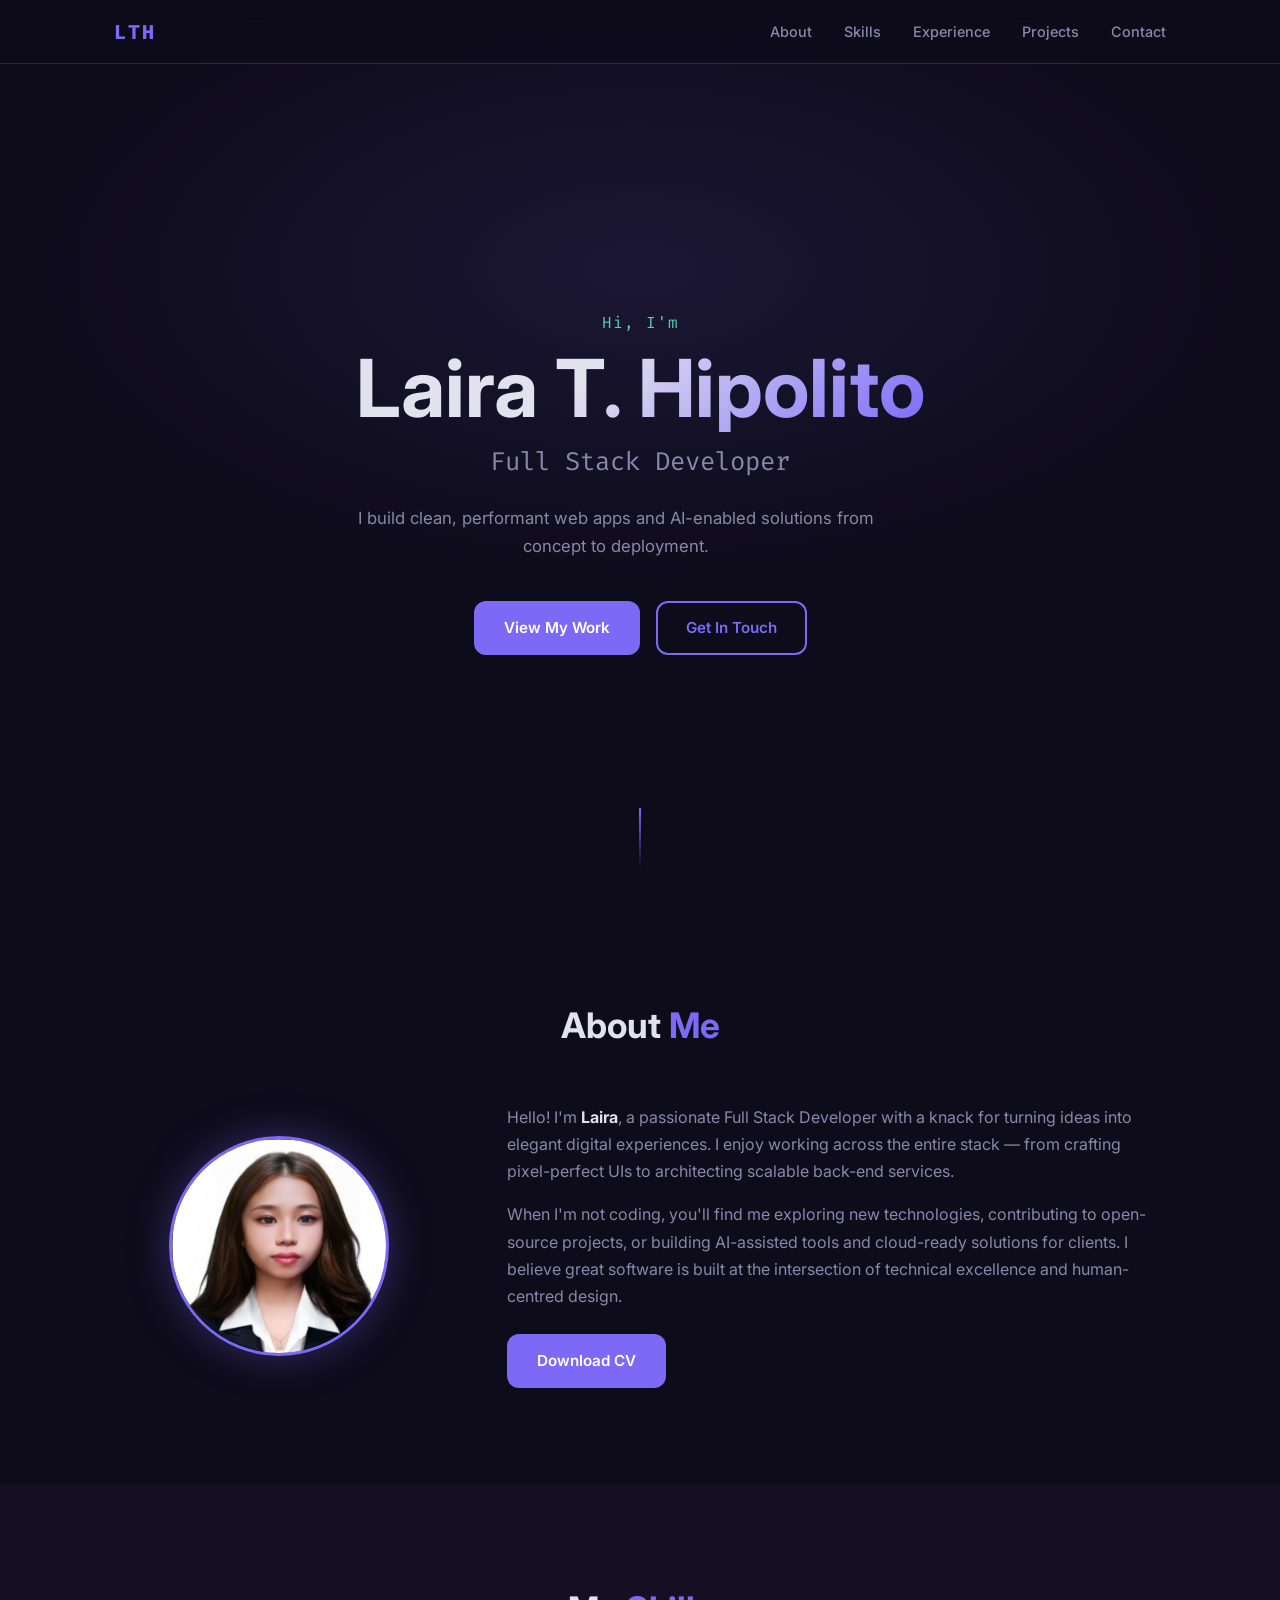
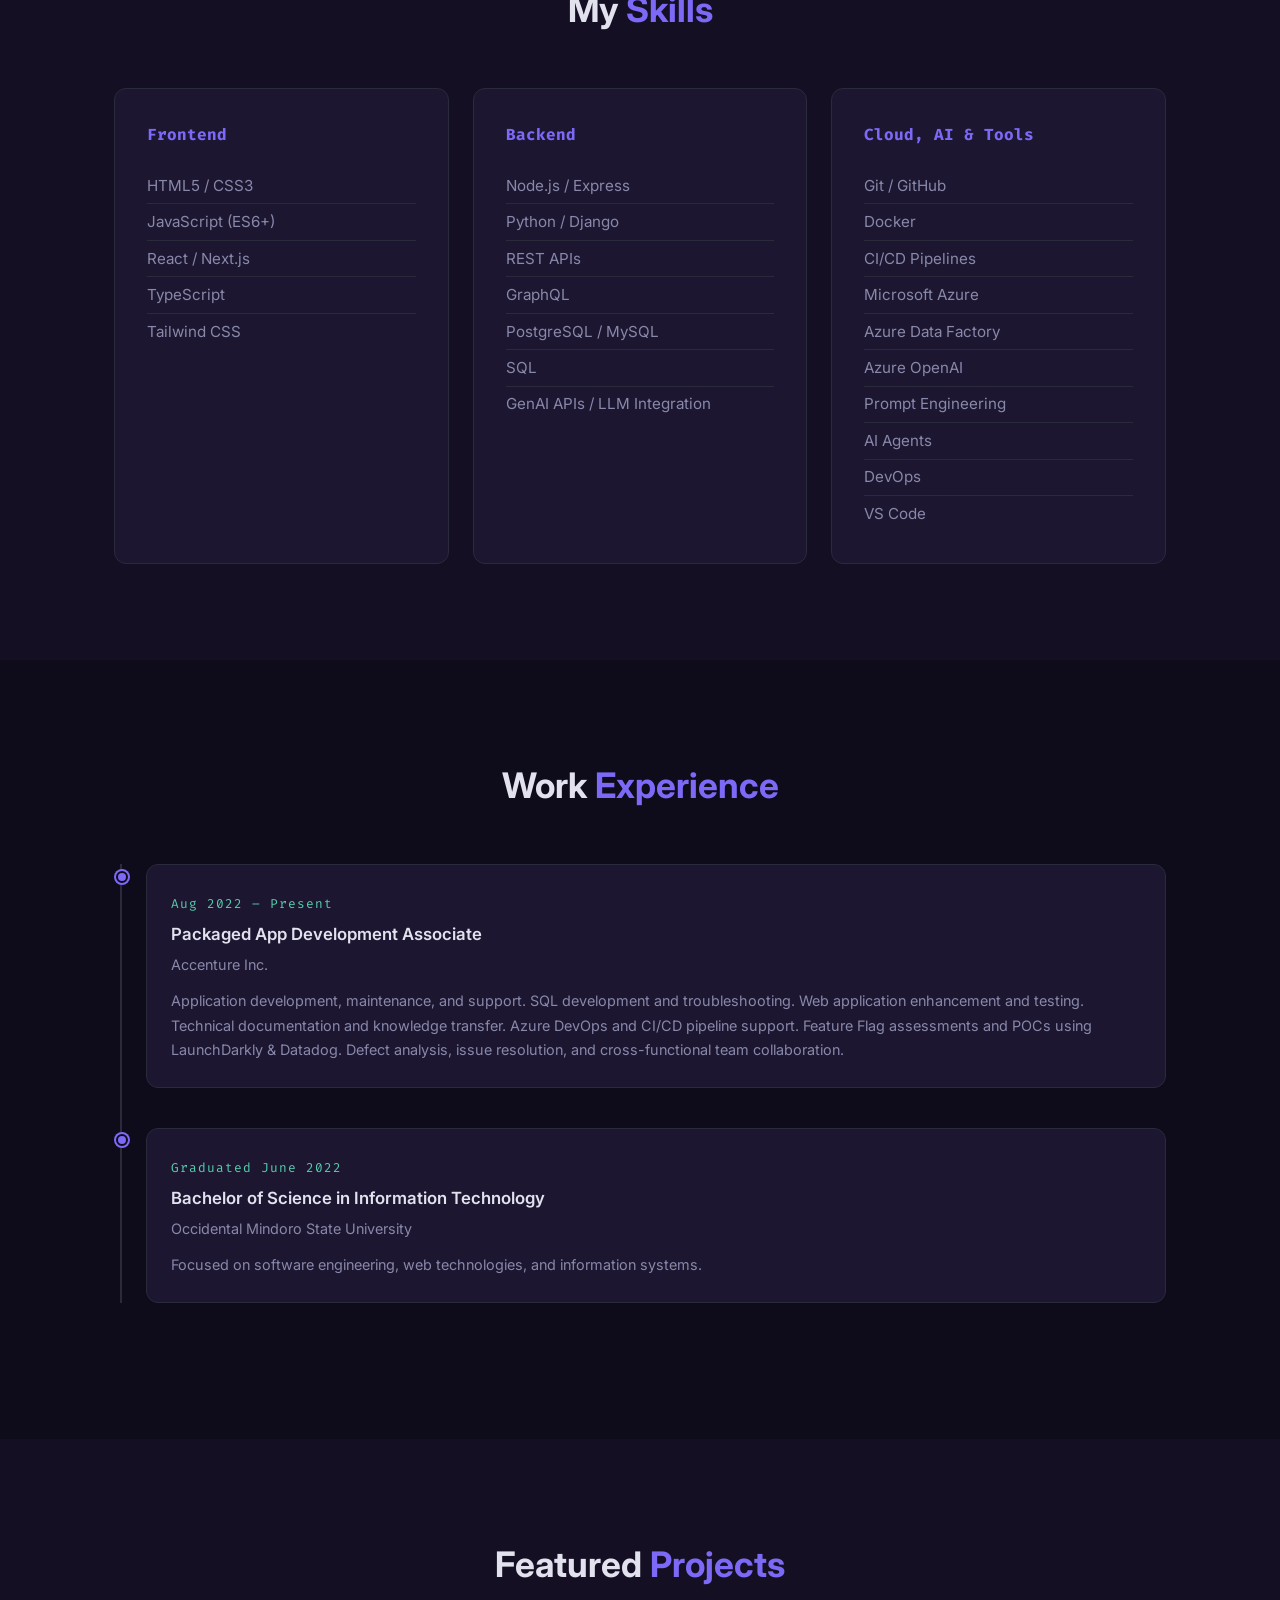
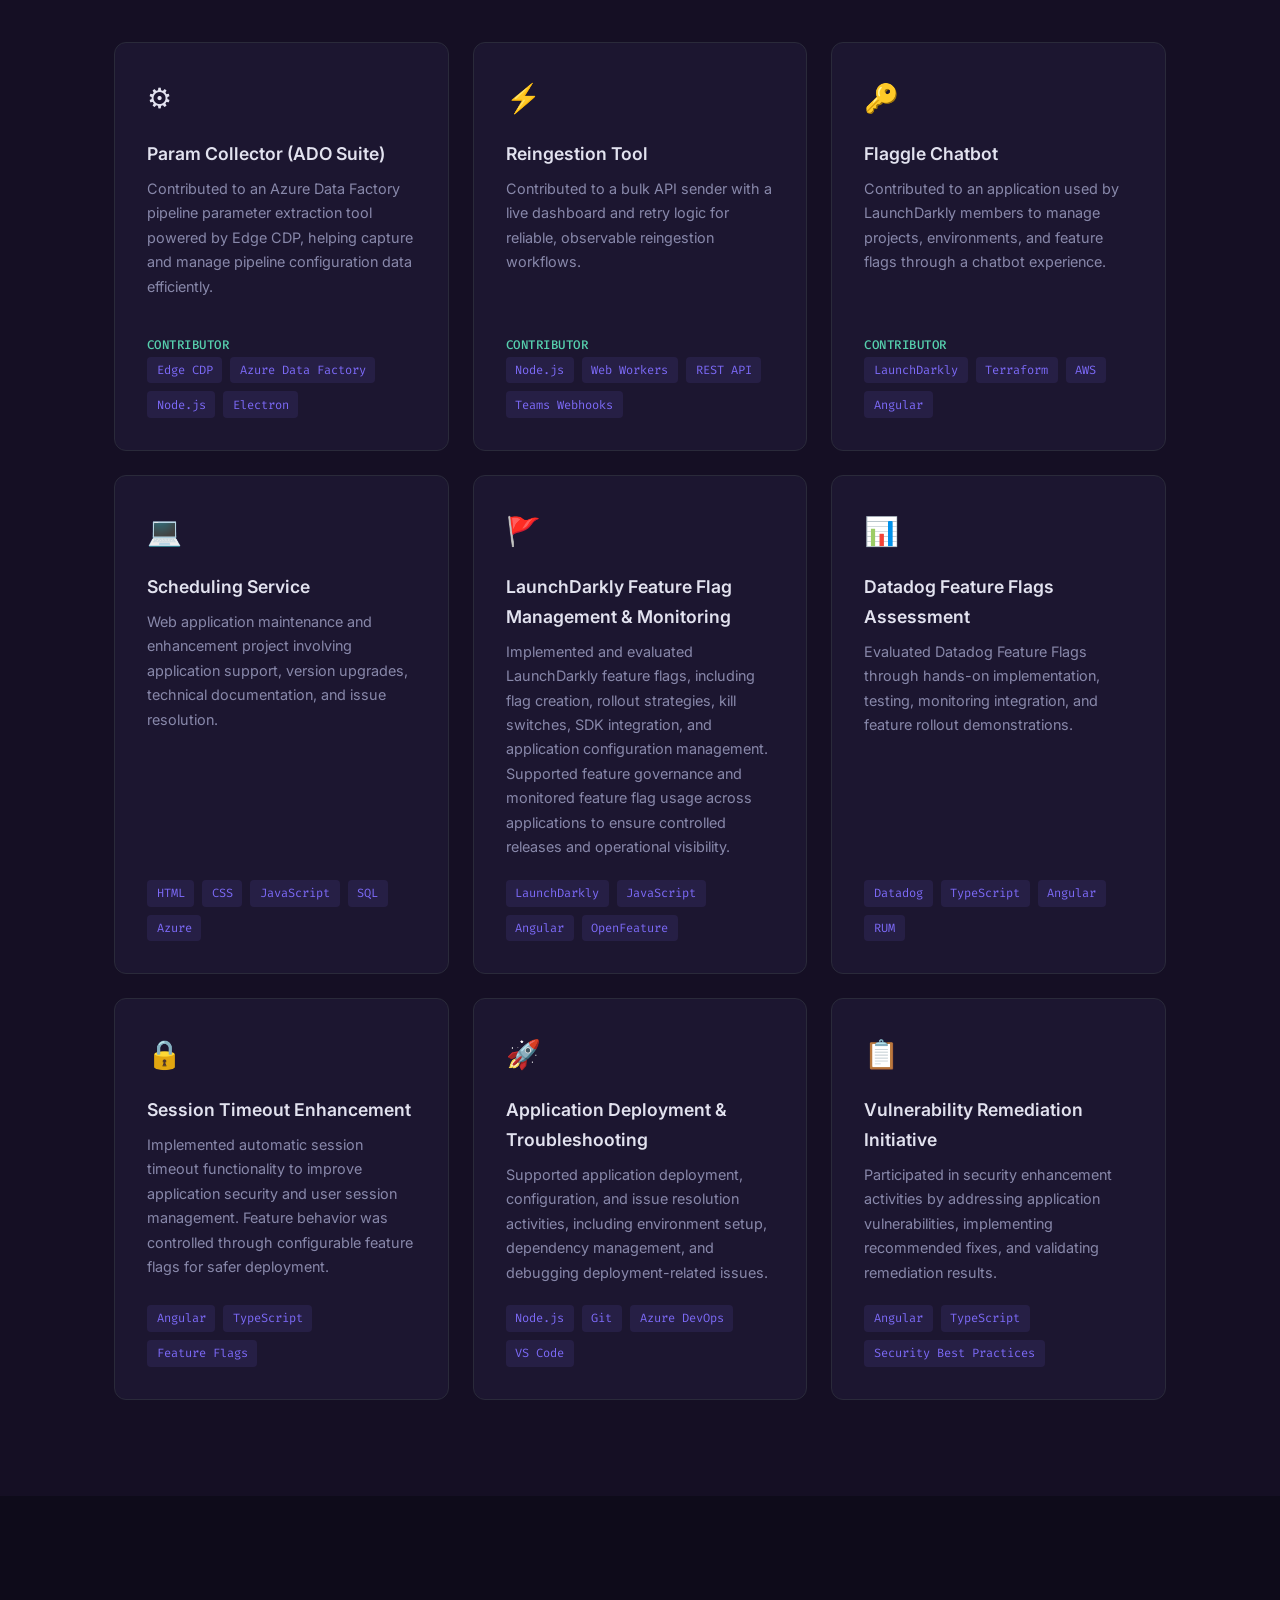
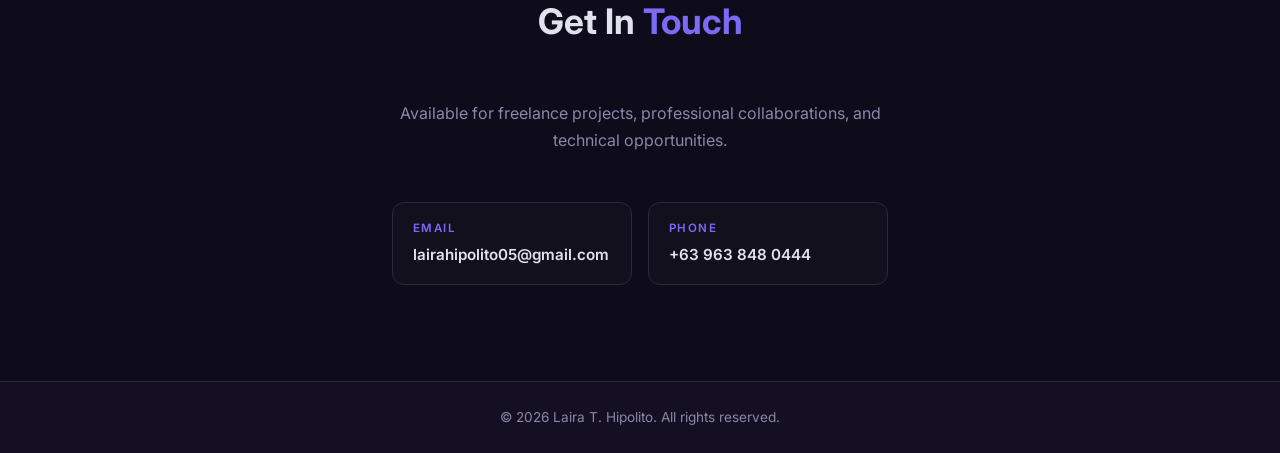
<file: index.html>
<!DOCTYPE html>

<html lang="en">

<head>

  <meta charset="UTF-8" />

  <meta name="viewport" content="width=device-width, initial-scale=1.0" />

  <meta name="description" content="Portfolio of Laira T. Hipolito – Full Stack Developer" />

  <title>Laira T. Hipolito | Full Stack Developer</title>

  <link rel="stylesheet" href="css/style.css" />

  <link rel="preconnect" href="https://fonts.googleapis.com" />

  <link rel="preconnect" href="https://fonts.gstatic.com" crossorigin />

  <link href="https://fonts.googleapis.com/css2?family=Inter:wght@300;400;500;600;700&family=Fira+Code:wght@400;500&display=swap" rel="stylesheet" />

</head>

<body>

 

  <!-- ── Navigation ── -->

  <nav class="nav" id="navbar">

    <div class="nav__container">

      <a class="nav__logo" href="#hero">LTH</a>

      <button class="nav__toggle" id="navToggle" aria-label="Toggle menu">

        <span></span><span></span><span></span>

      </button>

      <ul class="nav__links" id="navLinks">

        <li><a href="#about">About</a></li>

        <li><a href="#skills">Skills</a></li>

        <li><a href="#experience">Experience</a></li>

        <li><a href="#projects">Projects</a></li>

        <li><a href="#contact">Contact</a></li>

      </ul>

    </div>

  </nav>

 

  <!-- ── Hero ── -->

  <section class="hero" id="hero">

    <div class="hero__content">

      <p class="hero__greeting">Hi, I'm</p>

      <h1 class="hero__name">Laira T. Hipolito</h1>

      <h2 class="hero__title">Full Stack Developer</h2>

      <p class="hero__tagline">I build clean, performant web apps and AI-enabled solutions from concept to deployment.</p>

      <div class="hero__cta">

        <a href="#projects" class="btn btn--primary">View My Work</a>

        <a href="#contact" class="btn btn--outline">Get In Touch</a>

      </div>

    </div>

    <div class="hero__scroll" aria-hidden="true">

      <div class="hero__scroll-line"></div>

    </div>

  </section>

 

  <!-- ── About ── -->

  <section class="section" id="about">

    <div class="container">

      <h2 class="section__title">About <span>Me</span></h2>

      <div class="about__grid">

        <div class="about__image-wrap">

          <img src="images/profile.png" alt="Laira T. Hipolito" class="about__photo" />

        </div>

        <div class="about__text">

          <p>

            Hello! I'm <strong>Laira</strong>, a passionate Full Stack Developer with a knack for

            turning ideas into elegant digital experiences. I enjoy working across the entire

            stack — from crafting pixel-perfect UIs to architecting scalable back-end services.

          </p>

          <p>

            When I'm not coding, you'll find me exploring new technologies, contributing to

            open-source projects, or building AI-assisted tools and cloud-ready solutions for clients.

            I believe great software is built at the intersection of technical excellence and

            human-centred design.

          </p>

          <a href="cv.html" target="_blank" rel="noopener" class="btn btn--primary">Download CV</a>

        </div>

      </div>

    </div>

  </section>

 

  <!-- ── Skills ── -->

  <section class="section section--alt" id="skills">

    <div class="container">

      <h2 class="section__title">My <span>Skills</span></h2>

      <div class="skills__grid">

 

        <div class="skill-card">

          <h3 class="skill-card__category">Frontend</h3>

          <ul class="skill-card__list">

            <li>HTML5 / CSS3</li>

            <li>JavaScript (ES6+)</li>

            <li>React / Next.js</li>

            <li>TypeScript</li>

            <li>Tailwind CSS</li>

          </ul>

        </div>

 

        <div class="skill-card">

          <h3 class="skill-card__category">Backend</h3>

          <ul class="skill-card__list">

            <li>Node.js / Express</li>

            <li>Python / Django</li>

            <li>REST APIs</li>

            <li>GraphQL</li>

            <li>PostgreSQL / MySQL</li>

            <li>SQL</li>

            <li>GenAI APIs / LLM Integration</li>

          </ul>

        </div>

 

        <div class="skill-card">

          <h3 class="skill-card__category">Cloud, AI &amp; Tools</h3>

          <ul class="skill-card__list">

            <li>Git / GitHub</li>

            <li>Docker</li>

            <li>CI/CD Pipelines</li>

            <li>Microsoft Azure</li>

            <li>Azure Data Factory</li>

            <li>Azure OpenAI</li>

            <li>Prompt Engineering</li>

            <li>AI Agents</li>

            <li>DevOps</li>

            <li>VS Code</li>

          </ul>

        </div>

 

      </div>

    </div>

  </section>

 

  <!-- ── Experience ── -->

  <section class="section" id="experience">

    <div class="container">

      <h2 class="section__title">Work <span>Experience</span></h2>

      <div class="timeline">

 

        <div class="timeline__item">

          <div class="timeline__dot"></div>

          <div class="timeline__card">

            <span class="timeline__date">Aug 2022 – Present</span>

            <h3 class="timeline__role">Packaged App Development Associate</h3>

            <p class="timeline__company">Accenture Inc.</p>

            <p class="timeline__desc">

              Application development, maintenance, and support. SQL development and troubleshooting.

              Web application enhancement and testing. Technical documentation and knowledge transfer.

              Azure DevOps and CI/CD pipeline support. Feature Flag assessments and POCs using

              LaunchDarkly &amp; Datadog. Defect analysis, issue resolution, and cross-functional

              team collaboration.

            </p>

          </div>

        </div>

 

        <div class="timeline__item">

          <div class="timeline__dot"></div>

          <div class="timeline__card">

            <span class="timeline__date">Graduated June 2022</span>

            <h3 class="timeline__role">Bachelor of Science in Information Technology</h3>

            <p class="timeline__company">Occidental Mindoro State University</p>

            <p class="timeline__desc">

              Focused on software engineering, web technologies, and information systems.

            </p>

          </div>

        </div>

 

      </div>

    </div>

  </section>

 

  <!-- ── Projects ── -->

  <section class="section section--alt" id="projects">

    <div class="container">

      <h2 class="section__title">Featured <span>Projects</span></h2>

      <div class="projects__grid">

        <article class="project-card">

          <div class="project-card__header">

            <span class="project-card__icon">&#9881;</span>

          </div>

          <h3 class="project-card__title">Param Collector (ADO Suite)</h3>

          <p class="project-card__desc">

            Contributed to an Azure Data Factory pipeline parameter extraction tool powered by

            Edge CDP, helping capture and manage pipeline configuration data efficiently.

          </p>

          <p class="project-card__role">Contributor</p>

          <ul class="project-card__tags">

            <li>Edge CDP</li><li>Azure Data Factory</li><li>Node.js</li><li>Electron</li>

          </ul>

        </article>

        <article class="project-card">

          <div class="project-card__header">

            <span class="project-card__icon">&#9889;</span>

          </div>

          <h3 class="project-card__title">Reingestion Tool</h3>

          <p class="project-card__desc">

            Contributed to a bulk API sender with a live dashboard and retry logic for reliable,

            observable reingestion workflows.

          </p>

          <p class="project-card__role">Contributor</p>

          <ul class="project-card__tags">

            <li>Node.js</li><li>Web Workers</li><li>REST API</li><li>Teams Webhooks</li>

          </ul>

        </article>

        <article class="project-card">

          <div class="project-card__header">

            <span class="project-card__icon">&#128273;</span>

          </div>

          <h3 class="project-card__title">Flaggle Chatbot</h3>

          <p class="project-card__desc">

            Contributed to an application used by LaunchDarkly members to manage projects,

            environments, and feature flags through a chatbot experience.

          </p>

          <p class="project-card__role">Contributor</p>

          <ul class="project-card__tags">

            <li>LaunchDarkly</li><li>Terraform</li><li>AWS</li><li>Angular</li>

          </ul>

        </article>

 

        <article class="project-card">

          <div class="project-card__header">

            <span class="project-card__icon">&#128187;</span>

          </div>

          <h3 class="project-card__title">Scheduling Service</h3>

          <p class="project-card__desc">

            Web application maintenance and enhancement project involving application support,

            version upgrades, technical documentation, and issue resolution.

          </p>

          <ul class="project-card__tags">

            <li>HTML</li><li>CSS</li><li>JavaScript</li><li>SQL</li><li>Azure</li>

          </ul>

        </article>

 

        <article class="project-card">

          <div class="project-card__header">

            <span class="project-card__icon">&#128681;</span>

          </div>

          <h3 class="project-card__title">LaunchDarkly Feature Flag Management &amp; Monitoring</h3>

          <p class="project-card__desc">

            Implemented and evaluated LaunchDarkly feature flags, including flag creation, rollout

            strategies, kill switches, SDK integration, and application configuration management.

            Supported feature governance and monitored feature flag usage across applications to

            ensure controlled releases and operational visibility.

          </p>

          <ul class="project-card__tags">

            <li>LaunchDarkly</li><li>JavaScript</li><li>Angular</li><li>OpenFeature</li>

          </ul>

        </article>

 

        <article class="project-card">

          <div class="project-card__header">

            <span class="project-card__icon">&#128202;</span>

          </div>

          <h3 class="project-card__title">Datadog Feature Flags Assessment</h3>

          <p class="project-card__desc">

            Evaluated Datadog Feature Flags through hands-on implementation, testing, monitoring

            integration, and feature rollout demonstrations.

          </p>

          <ul class="project-card__tags">

            <li>Datadog</li><li>TypeScript</li><li>Angular</li><li>RUM</li>

          </ul>

        </article>

 

        <article class="project-card">

          <div class="project-card__header">

            <span class="project-card__icon">&#128274;</span>

          </div>

          <h3 class="project-card__title">Session Timeout Enhancement</h3>

          <p class="project-card__desc">

            Implemented automatic session timeout functionality to improve application security

            and user session management. Feature behavior was controlled through configurable

            feature flags for safer deployment.

          </p>

          <ul class="project-card__tags">

            <li>Angular</li><li>TypeScript</li><li>Feature Flags</li>

          </ul>

        </article>

 

        <article class="project-card">

          <div class="project-card__header">

            <span class="project-card__icon">&#128640;</span>

          </div>

          <h3 class="project-card__title">Application Deployment &amp; Troubleshooting</h3>

          <p class="project-card__desc">

            Supported application deployment, configuration, and issue resolution activities,

            including environment setup, dependency management, and debugging deployment-related issues.

          </p>

          <ul class="project-card__tags">

            <li>Node.js</li><li>Git</li><li>Azure DevOps</li><li>VS Code</li>

          </ul>

        </article>

 

        <article class="project-card">

          <div class="project-card__header">

            <span class="project-card__icon">&#128203;</span>

          </div>

          <h3 class="project-card__title">Vulnerability Remediation Initiative</h3>

          <p class="project-card__desc">

            Participated in security enhancement activities by addressing application vulnerabilities,

            implementing recommended fixes, and validating remediation results.

          </p>

          <ul class="project-card__tags">

            <li>Angular</li><li>TypeScript</li><li>Security Best Practices</li>

          </ul>

        </article>

 

      </div>

    </div>

  </section>

 

  <!-- ── Contact ── -->

  <section class="section" id="contact">

    <div class="container">

      <h2 class="section__title">Get In <span>Touch</span></h2>

      <p class="contact__subtitle">

        Available for freelance projects, professional collaborations, and technical opportunities.

      </p>

      <div class="contact__social">

        <a href="mailto:lairahipolito05@gmail.com" class="social-link">
          <span class="social-link__label">Email</span>
          <span class="social-link__value">lairahipolito05@gmail.com</span>
        </a>

        <a href="tel:+639638480444" class="social-link">
          <span class="social-link__label">Phone</span>
          <span class="social-link__value">+63 963 848 0444</span>
        </a>

      </div>

    </div>

  </section>

 

  <!-- ── Footer ── -->

  <footer class="footer">

    <p>&copy; <span id="year"></span> Laira T. Hipolito. All rights reserved.</p>

  </footer>

 

  <script src="js/main.js"></script>

</body>

</html>
</file>
<file: css/style.css>
/* ── Reset & Variables ── */

*, *::before, *::after { box-sizing: border-box; margin: 0; padding: 0; }

 

:root {

  --clr-bg:        #0e0b1a;

  --clr-bg-alt:    #150f24;

  --clr-surface:   #1c1630;

  --clr-border:    #2a2a3a;

  --clr-accent:    #7c6af7;

  --clr-accent-2:  #56cfad;

  --clr-text:      #e2e2ef;

  --clr-muted:     #8888aa;

  --font-sans:     'Inter', sans-serif;

  --font-mono:     'Fira Code', monospace;

  --nav-h:         64px;

  --radius:        12px;

  --transition:    0.25s ease;

}

 

html { scroll-behavior: smooth; }

 

body {

  background: var(--clr-bg);

  color: var(--clr-text);

  font-family: var(--font-sans);

  font-size: 1rem;

  line-height: 1.7;

  -webkit-font-smoothing: antialiased;

}

 

a { color: inherit; text-decoration: none; }

ul { list-style: none; }

img { display: block; max-width: 100%; }

 

/* ── Utility ── */

.container {

  max-width: 1100px;

  margin-inline: auto;

  padding-inline: 1.5rem;

}

 

.section {

  padding-block: 6rem;

}

 

.section--alt {

  background: var(--clr-bg-alt);

}

 

.section__title {

  font-size: clamp(1.6rem, 4vw, 2.2rem);

  font-weight: 700;

  text-align: center;

  margin-bottom: 3rem;

}

 

.section__title span {

  color: var(--clr-accent);

}

 

/* ── Buttons ── */

.btn {

  display: inline-block;

  padding: 0.75rem 1.75rem;

  border-radius: var(--radius);

  font-size: 0.95rem;

  font-weight: 600;

  cursor: pointer;

  transition: transform var(--transition), box-shadow var(--transition), background var(--transition);

  border: 2px solid transparent;

}

 

.btn--primary {

  background: var(--clr-accent);

  color: #fff;

}

 

.btn--primary:hover {

  background: #6a59e0;

  transform: translateY(-2px);

  box-shadow: 0 8px 24px rgba(124, 106, 247, 0.35);

}

 

.btn--outline {

  border-color: var(--clr-accent);

  color: var(--clr-accent);

}

 

.btn--outline:hover {

  background: var(--clr-accent);

  color: #fff;

  transform: translateY(-2px);

}

 

.btn--full { width: 100%; text-align: center; }

 

/* ── Navigation ── */

.nav {

  position: fixed;

  top: 0; left: 0; right: 0;

  height: var(--nav-h);

  background: rgba(14, 11, 26, 0.85);

  backdrop-filter: blur(12px);

  border-bottom: 1px solid var(--clr-border);

  z-index: 1000;

  transition: box-shadow var(--transition);

}

 

.nav.scrolled {

  box-shadow: 0 4px 24px rgba(0,0,0,0.4);

}

 

.nav__container {

  max-width: 1100px;

  margin-inline: auto;

  padding-inline: 1.5rem;

  height: 100%;

  display: flex;

  align-items: center;

  justify-content: space-between;

}

 

.nav__logo {

  font-family: var(--font-mono);

  font-size: 1.25rem;

  font-weight: 700;

  color: var(--clr-accent);

  letter-spacing: 2px;

}

 

.nav__links {

  display: flex;

  gap: 2rem;

}

 

.nav__links a {

  font-size: 0.9rem;

  font-weight: 500;

  color: var(--clr-muted);

  transition: color var(--transition);

  position: relative;

}

 

.nav__links a::after {

  content: '';

  position: absolute;

  bottom: -4px; left: 0;

  width: 0; height: 2px;

  background: var(--clr-accent);

  transition: width var(--transition);

}

 

.nav__links a:hover { color: var(--clr-text); }

.nav__links a:hover::after { width: 100%; }

 

/* Hamburger */

.nav__toggle {

  display: none;

  flex-direction: column;

  gap: 5px;

  background: none;

  border: none;

  cursor: pointer;

  padding: 4px;

}

 

.nav__toggle span {

  display: block;

  width: 24px;

  height: 2px;

  background: var(--clr-text);

  border-radius: 2px;

  transition: transform var(--transition), opacity var(--transition);

}

 

/* ── Hero ── */

.hero {

  min-height: 100vh;

  display: flex;

  flex-direction: column;

  align-items: center;

  justify-content: center;

  text-align: center;

  padding-top: var(--nav-h);

  padding-inline: 1.5rem;

  background:

    radial-gradient(ellipse 70% 50% at 50% 30%, rgba(124,106,247,0.12) 0%, transparent 70%),

    var(--clr-bg);

  position: relative;

}

 

.hero__greeting {

  font-family: var(--font-mono);

  color: var(--clr-accent-2);

  font-size: 1rem;

  margin-bottom: 0.5rem;

  letter-spacing: 1px;

}

 

.hero__name {

  font-size: clamp(2.5rem, 8vw, 5rem);

  font-weight: 700;

  line-height: 1.1;

  background: linear-gradient(135deg, var(--clr-text) 40%, var(--clr-accent));

  -webkit-background-clip: text;

  -webkit-text-fill-color: transparent;

  background-clip: text;

  margin-bottom: 0.5rem;

}

 

.hero__title {

  font-size: clamp(1.1rem, 3vw, 1.6rem);

  color: var(--clr-muted);

  font-weight: 400;

  font-family: var(--font-mono);

  margin-bottom: 1.25rem;

}

 

.hero__tagline {

  max-width: 520px;

  color: var(--clr-muted);

  font-size: 1.05rem;

  margin-bottom: 2.5rem;

}

 

.hero__cta {

  display: flex;

  gap: 1rem;

  flex-wrap: wrap;

  justify-content: center;

}

 

.hero__scroll {

  position: absolute;

  bottom: 2rem;

  left: 50%;

  transform: translateX(-50%);

  display: flex;

  flex-direction: column;

  align-items: center;

}

 

.hero__scroll-line {

  width: 2px;

  height: 60px;

  background: linear-gradient(to bottom, var(--clr-accent), transparent);

  animation: scrollPulse 1.8s ease-in-out infinite;

}

 

@keyframes scrollPulse {

  0%, 100% { opacity: 0.3; transform: scaleY(0.8); }

  50%       { opacity: 1;   transform: scaleY(1); }

}

 

/* ── About ── */

.about__grid {

  display: grid;

  grid-template-columns: 1fr 2fr;

  gap: 4rem;

  align-items: center;

}

 

.about__image-wrap {

  display: flex;

  justify-content: center;

}

 

.about__avatar {

  width: 200px;

  height: 200px;

  border-radius: 50%;

  background: linear-gradient(135deg, var(--clr-accent), var(--clr-accent-2));

  display: flex;

  align-items: center;

  justify-content: center;

  font-family: var(--font-mono);

  font-size: 2rem;

  font-weight: 700;

  color: #fff;

  flex-shrink: 0;

  box-shadow: 0 0 40px rgba(124,106,247,0.3);

}

 

.about__photo {

  width: 220px;

  height: 220px;

  border-radius: 50%;

  object-fit: cover;

  object-position: top center;

  border: 3px solid var(--clr-accent);

  box-shadow: 0 0 40px rgba(124,106,247,0.35);

  flex-shrink: 0;

}

 

.about__text p {

  color: var(--clr-muted);

  margin-bottom: 1rem;

}

 

.about__text strong { color: var(--clr-text); }

 

.about__text .btn {

  margin-top: 0.5rem;

}

 

/* ── Skills ── */

.skills__grid {

  display: grid;

  grid-template-columns: repeat(auto-fit, minmax(240px, 1fr));

  gap: 1.5rem;

}

 

.skill-card {

  background: var(--clr-surface);

  border: 1px solid var(--clr-border);

  border-radius: var(--radius);

  padding: 2rem;

  transition: transform var(--transition), box-shadow var(--transition), border-color var(--transition);

}

 

.skill-card:hover {

  transform: translateY(-4px);

  box-shadow: 0 12px 32px rgba(124,106,247,0.15);

  border-color: var(--clr-accent);

}

 

.skill-card__category {

  font-size: 1rem;

  font-weight: 700;

  color: var(--clr-accent);

  margin-bottom: 1.25rem;

  font-family: var(--font-mono);

}

 

.skill-card__list li {

  color: var(--clr-muted);

  font-size: 0.95rem;

  padding-block: 0.3rem;

  border-bottom: 1px solid var(--clr-border);

  transition: color var(--transition);

}

 

.skill-card__list li:last-child { border-bottom: none; }

.skill-card__list li:hover { color: var(--clr-text); }

 

/* ── Timeline (Experience) ── */

.timeline {

  position: relative;

  padding-left: 2rem;

}

 

.timeline::before {

  content: '';

  position: absolute;

  left: 6px; top: 0; bottom: 0;

  width: 2px;

  background: var(--clr-border);

}

 

.timeline__item {

  position: relative;

  margin-bottom: 2.5rem;

}

 

.timeline__dot {

  position: absolute;

  left: calc(-2rem + 2px);

  top: 0.4rem;

  width: 12px;

  height: 12px;

  border-radius: 50%;

  background: var(--clr-accent);

  border: 2px solid var(--clr-bg);

  box-shadow: 0 0 0 2px var(--clr-accent);

}

 

.timeline__card {

  background: var(--clr-surface);

  border: 1px solid var(--clr-border);

  border-radius: var(--radius);

  padding: 1.5rem;

  transition: border-color var(--transition);

}

 

.timeline__card:hover { border-color: var(--clr-accent); }

 

.timeline__date {

  font-family: var(--font-mono);

  font-size: 0.8rem;

  color: var(--clr-accent-2);

  letter-spacing: 1px;

}

 

.timeline__role {

  font-size: 1.05rem;

  font-weight: 600;

  margin-block: 0.25rem;

}

 

.timeline__company {

  font-size: 0.9rem;

  color: var(--clr-muted);

  margin-bottom: 0.75rem;

}

 

.timeline__desc {

  font-size: 0.9rem;

  color: var(--clr-muted);

}

 

/* ── Projects ── */

.projects__grid {

  display: grid;

  grid-template-columns: repeat(auto-fit, minmax(300px, 1fr));

  gap: 1.5rem;

}

 

.project-card {

  background: var(--clr-surface);

  border: 1px solid var(--clr-border);

  border-radius: var(--radius);

  padding: 2rem;

  display: flex;

  flex-direction: column;

  transition: transform var(--transition), box-shadow var(--transition), border-color var(--transition);

}

 

.project-card:hover {

  transform: translateY(-4px);

  box-shadow: 0 12px 32px rgba(124,106,247,0.15);

  border-color: var(--clr-accent);

}

 

.project-card__header {

  display: flex;

  align-items: center;

  justify-content: space-between;

  margin-bottom: 1rem;

}

 

.project-card__icon {

  font-size: 1.75rem;

}

 

.project-card__links {

  display: flex;

  gap: 1rem;

}

 

.project-card__links a {

  font-size: 0.8rem;

  font-weight: 600;

  color: var(--clr-muted);

  border: 1px solid var(--clr-border);

  padding: 0.2rem 0.6rem;

  border-radius: 6px;

  transition: color var(--transition), border-color var(--transition);

}

 

.project-card__links a:hover {

  color: var(--clr-accent);

  border-color: var(--clr-accent);

}

 

.project-card__title {

  font-size: 1.1rem;

  font-weight: 600;

  margin-bottom: 0.5rem;

}

 

.project-card__desc {

  font-size: 0.9rem;

  color: var(--clr-muted);

  flex: 1;

  margin-bottom: 1.25rem;

}

.project-card__role {
  color: var(--clr-accent-2);
  font-family: var(--font-mono);
  font-size: 0.78rem;
  font-weight: 500;
  letter-spacing: 0.04em;
  margin-top: 1rem;
  text-transform: uppercase;
}

 

.project-card__tags {

  display: flex;

  flex-wrap: wrap;

  gap: 0.5rem;

}

 

.project-card__tags li {

  font-family: var(--font-mono);

  font-size: 0.75rem;

  color: var(--clr-accent);

  background: rgba(124,106,247,0.1);

  padding: 0.2rem 0.6rem;

  border-radius: 4px;

}

 

/* ── Contact ── */

.contact__subtitle {

  text-align: center;

  color: var(--clr-muted);

  max-width: 500px;

  margin-inline: auto;

  margin-bottom: 3rem;

}

 

.contact__form {

  max-width: 700px;

  margin-inline: auto;

}

 

.form__row {

  display: grid;

  grid-template-columns: 1fr 1fr;

  gap: 1rem;

}

 

.form__group {

  display: flex;

  flex-direction: column;

  margin-bottom: 1.25rem;

}

 

.form__group label {

  font-size: 0.85rem;

  font-weight: 600;

  color: var(--clr-muted);

  margin-bottom: 0.4rem;

  letter-spacing: 0.5px;

}

 

.form__group input,

.form__group textarea {

  background: var(--clr-surface);

  border: 1px solid var(--clr-border);

  border-radius: var(--radius);

  padding: 0.75rem 1rem;

  font-size: 0.95rem;

  color: var(--clr-text);

  font-family: var(--font-sans);

  transition: border-color var(--transition), box-shadow var(--transition);

  outline: none;

}

 

.form__group input::placeholder,

.form__group textarea::placeholder { color: var(--clr-muted); }

 

.form__group input:focus,

.form__group textarea:focus {

  border-color: var(--clr-accent);

  box-shadow: 0 0 0 3px rgba(124,106,247,0.15);

}

 

.form__group textarea { resize: vertical; min-height: 120px; }

 

.form__status {

  text-align: center;

  margin-top: 1rem;

  font-size: 0.9rem;

  min-height: 1.5em;

}

 

.form__status.success { color: var(--clr-accent-2); }

.form__status.error   { color: #f87171; }

 

.contact__social {

  display: flex;

  justify-content: center;

  flex-wrap: wrap;

  gap: 1rem;

  margin-top: 3rem;

}



.social-link {

  display: flex;

  flex-direction: column;

  align-items: flex-start;

  min-width: 240px;

  font-size: 0.95rem;

  font-weight: 600;

  color: var(--clr-text);

  border: 1px solid var(--clr-border);

  padding: 1rem 1.25rem;

  border-radius: var(--radius);

  background: rgba(255,255,255,0.02);

  transition: color var(--transition), border-color var(--transition), background var(--transition), transform var(--transition);

}



.social-link:hover {

  color: var(--clr-accent);

  border-color: var(--clr-accent);

  background: rgba(124,106,247,0.07);

  transform: translateY(-2px);

}



.social-link__label {

  font-size: 0.72rem;

  text-transform: uppercase;

  letter-spacing: 0.12em;

  color: var(--clr-accent);

  margin-bottom: 0.2rem;

}



.social-link__value {

  font-size: 0.95rem;

  color: inherit;
}

.footer {

  background: var(--clr-bg-alt);

  border-top: 1px solid var(--clr-border);

  text-align: center;

  padding: 1.5rem;

  font-size: 0.85rem;

  color: var(--clr-muted);

}

 

/* ── Responsive ── */

@media (max-width: 768px) {

  .nav__links {

    display: none;

    position: absolute;

    top: var(--nav-h);

    left: 0; right: 0;

    background: var(--clr-bg-alt);

    border-bottom: 1px solid var(--clr-border);

    flex-direction: column;

    padding: 1.5rem;

    gap: 1.25rem;

  }

 

  .nav__links.open { display: flex; }

 

  .nav__toggle { display: flex; }

 

  .about__grid {

    grid-template-columns: 1fr;

    gap: 2rem;

    text-align: center;

  }

 

  .form__row {

    grid-template-columns: 1fr;

  }

}

 

@media (max-width: 480px) {

  .hero__cta { flex-direction: column; align-items: center; }

  .timeline { padding-left: 1.5rem; }

}

 

/* ── Fade-in on scroll ── */

.fade-in {

  opacity: 0;

  transform: translateY(24px);

  transition: opacity 0.6s ease, transform 0.6s ease;

}

 

.fade-in.visible {

  opacity: 1;

  transform: translateY(0);

}
</file>
